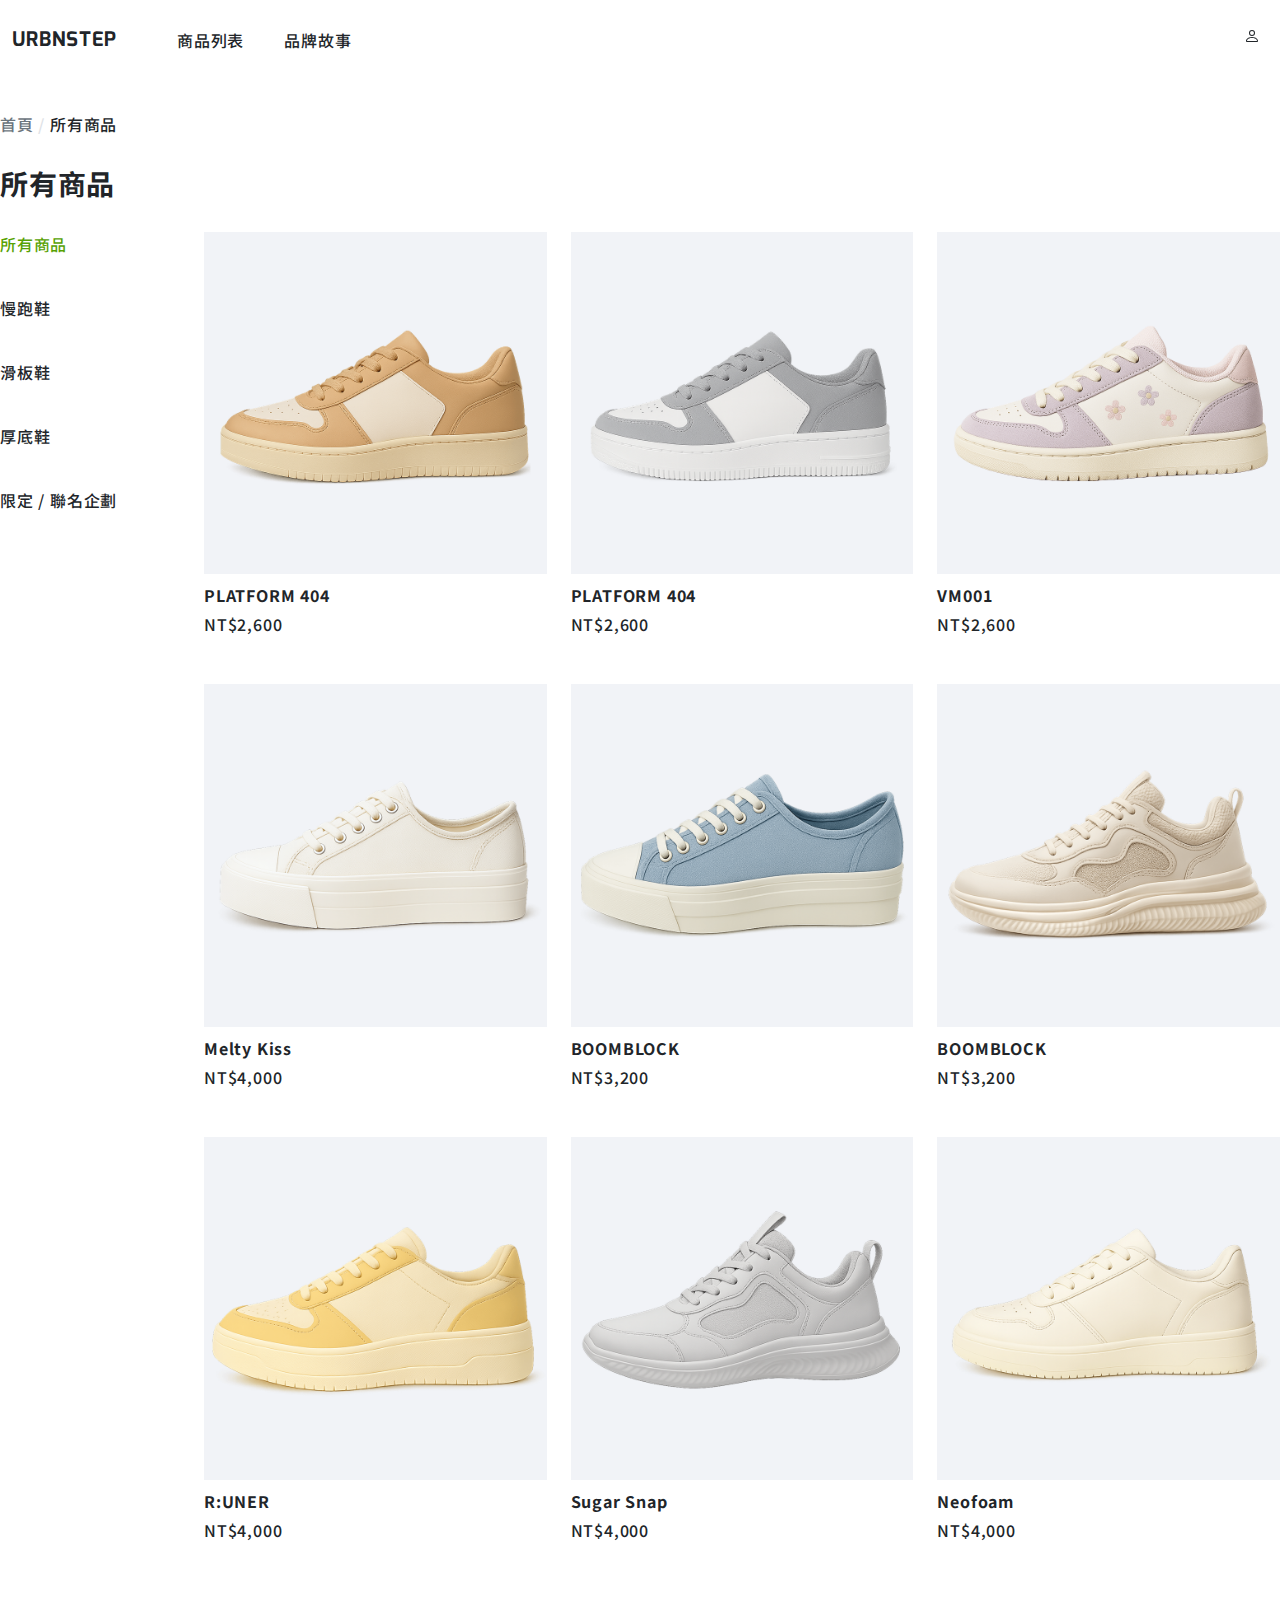
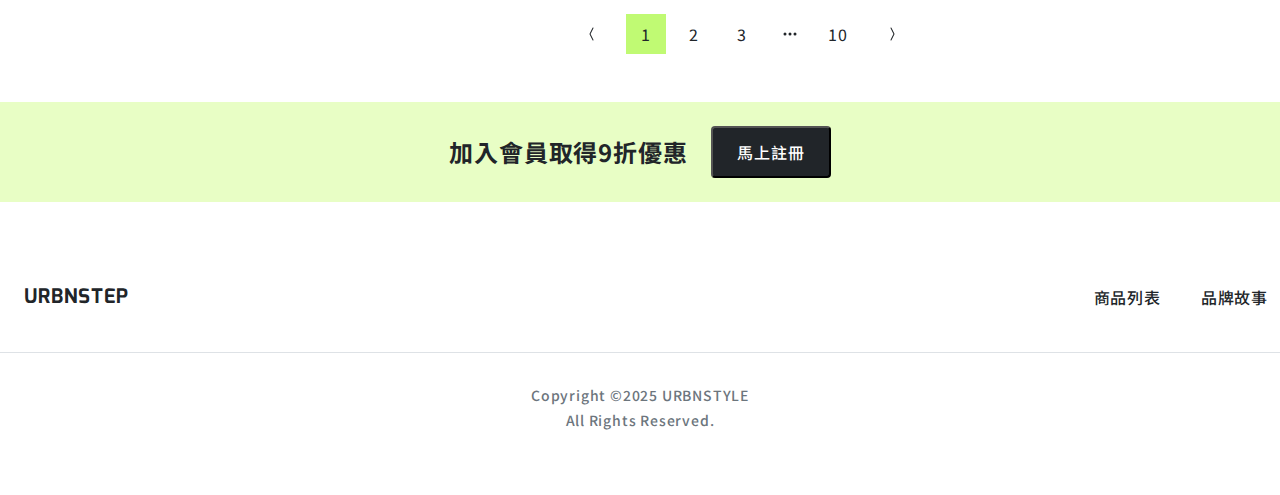
<file: lesson2/index.html>
<!DOCTYPE html>
<html lang="en">

<head>
    <meta charset="UTF-8">
    <meta name="viewport" content="width=device-width, initial-scale=1.0">
    <link rel="stylesheet" href="reset.css">
    <link rel="stylesheet" href="index.css">
    <link rel="preconnect" href="https://fonts.googleapis.com">
    <link rel="preconnect" href="https://fonts.gstatic.com" crossorigin>
    <link rel="preconnect" href="https://fonts.googleapis.com">
    <link rel="preconnect" href="https://fonts.gstatic.com" crossorigin>
    <link
        href="https://fonts.googleapis.com/css2?family=Castoro:ital@0;1&family=Mina:wght@400;700&family=Newsreader:ital,opsz,wght@0,6..72,200..800;1,6..72,200..800&family=Noto+Sans+TC:wght@100..900&family=Noto+Serif+TC:wght@200..900&family=Roboto:ital,wght@0,100..900;1,100..900&display=swap"
        rel="stylesheet">
    <link rel="preconnect" href="https://fonts.googleapis.com">
    <link rel="preconnect" href="https://fonts.gstatic.com" crossorigin>
    <link
        href="https://fonts.googleapis.com/css2?family=Castoro:ital@0;1&family=Mina:wght@400;700&family=Newsreader:ital,opsz,wght@0,6..72,200..800;1,6..72,200..800&family=Noto+Sans+TC:wght@100..900&family=Noto+Serif+TC:wght@200..900&family=Roboto:ital,wght@0,100..900;1,100..900&display=swap"
        rel="stylesheet">
    <title>產品列表頁</title>
</head>

<body>
    <header class="header">
        <navbar class="nvabar">
            <div class="nav-left">
                <div class="brand">
                    <a href="#" class="brand-text">URBNSTEP</a>
                </div>
                <div class="nav">
                    <a href="./index.html" class="p3">商品列表</a>
                    <a href="#" class="p3">品牌故事</a>
                </div>
            </div>
            <div class="nav-right">
                <div class="icon">
                    <svg xmlns="http://www.w3.org/2000/svg" width="24" height="24" fill="currentColor"
                        class="bi bi-person" viewBox="0 0 24 24">
                        <path
                            d="M8 8a3 3 0 1 0 0-6 3 3 0 0 0 0 6m2-3a2 2 0 1 1-4 0 2 2 0 0 1 4 0m4 8c0 1-1 1-1 1H3s-1 0-1-1 1-4 6-4 6 3 6 4m-1-.004c-.001-.246-.154-.986-.832-1.664C11.516 10.68 10.289 10 8 10s-3.516.68-4.168 1.332c-.678.678-.83 1.418-.832 1.664z" />
                    </svg>
                </div>
            </div>
        </navbar>
    </header>
    <main class="container">
        <div class="breadcrumb">
            <a href="#">首頁</a>
            <span class="separator">/</span>
            <a href="#" class="current">所有商品</a>
        </div>
        <h1 class="title">所有商品</h1>
        <div class="container">
            <aside class="sidebar">
                <nav class="menu">
                    <a href="#" class="current">所有商品</a>
                    <a href="#">慢跑鞋</a>
                    <a href="#">滑板鞋</a>
                    <a href="#">厚底鞋</a>
                    <a href="#">限定 / 聯名企劃</a>
                </nav>
            </aside>
            <section class="container product-list">
                <div class="list">
                    <a href="./detail.html" class="product-card">
                        <div class="product-img">
                            <img src="images/product-1.png" alt="商品圖">
                        </div>
                        <div class="product-describe">
                            <h3 class="product-title">PLATFORM 404</h3>
                            <p class="product-price">NT$2,600</p>
                        </div>
                    </a>
                    <a href="./detail.html" class="product-card">
                        <div class="product-img">
                            <img src="images/product-2.png" alt="商品圖">
                        </div>
                        <div class="product-describe">
                            <h3 class="product-title">PLATFORM 404</h3>
                            <p class="product-price">NT$2,600</p>
                        </div>
                    </a>
                    <a href="./detail.html" class="product-card">
                        <div class="product-img">
                            <img src="images/product-3.png" alt="商品圖">
                        </div>
                        <div class="product-describe">
                            <h3 class="product-title">VM001</h3>
                            <p class="product-price">NT$2,600</p>
                        </div>
                    </a>
                    <a href="./detail.html" class="product-card">
                        <div class="product-img">
                            <img src="images/product-4.png" alt="商品圖">
                        </div>
                        <div class="product-describe">
                            <h3 class="product-title">Melty Kiss</h3>
                            <p class="product-price">NT$4,000</p>
                        </div>
                    </a>
                    <a href="./detail.html" class="product-card">
                        <div class="product-img">
                            <img src="images/product-5.png" alt="商品圖">
                        </div>
                        <div class="product-describe">
                            <h3 class="product-title">BOOMBLOCK</h3>
                            <p class="product-price">NT$3,200</p>
                        </div>
                    </a>
                    <a href="./detail.html" class="product-card">
                        <div class="product-img">
                            <img src="images/product-6.png" alt="商品圖">
                        </div>
                        <div class="product-describe">
                            <h3 class="product-title">BOOMBLOCK</h3>
                            <p class="product-price">NT$3,200</p>
                        </div>
                    </a>
                    <a href="./detail.html" class="product-card">
                        <div class="product-img">
                            <img src="images/product-7.png" alt="商品圖">
                        </div>
                        <div class="product-describe">
                            <h3 class="product-title">R:UNER</h3>
                            <p class="product-price">NT$4,000</p>
                        </div>
                    </a>
                    <a href="./detail.html" class="product-card">
                        <div class="product-img">
                            <img src="images/product-8.png" alt="商品圖">
                        </div>
                        <div class="product-describe">
                            <h3 class="product-title">Sugar Snap</h3>
                            <p class="product-price">NT$4,000</p>
                        </div>
                    </a>
                    <a href="./detail.html" class="product-card">
                        <div class="product-img">
                            <img src="images/product-9.png" alt="商品圖">
                        </div>
                        <div class="product-describe">
                            <h3 class="product-title">Neofoam</h3>
                            <p class="product-price">NT$4,000</p>
                        </div>
                    </a>
                </div>
                <nav class="pagination">
                    <a href="#" class="page-btn page-prev"><svg xmlns="http://www.w3.org/2000/svg" width="16" height="16" fill="currentColor"
                            class="bi bi-chevron-compact-left" viewBox="0 0 16 16">
                            <path fill-rule="evenodd"
                                d="M9.224 1.553a.5.5 0 0 1 .223.67L6.56 8l2.888 5.776a.5.5 0 1 1-.894.448l-3-6a.5.5 0 0 1 0-.448l3-6a.5.5 0 0 1 .67-.223" />
                        </svg></a>
                    <div class="page-num">
                        <a href="#" class="page-btn active">1</a>
                        <a href="#" class="page-btn">2</a>
                        <a href="#" class="page-btn">3</a>
                        <span class="page-btn page-illipsis"><svg xmlns="http://www.w3.org/2000/svg" width="16" height="16"
                                fill="currentColor" class="bi bi-three-dots" viewBox="0 0 16 16">
                                <path
                                    d="M3 9.5a1.5 1.5 0 1 1 0-3 1.5 1.5 0 0 1 0 3m5 0a1.5 1.5 0 1 1 0-3 1.5 1.5 0 0 1 0 3m5 0a1.5 1.5 0 1 1 0-3 1.5 1.5 0 0 1 0 3" />
                            </svg></span>
                        <a href="#" class="page-btn">10</a>
                    </div>
                    <a href="#" class="page-btn page-next"><svg xmlns="http://www.w3.org/2000/svg" width="16" height="16" fill="currentColor"
                            class="bi bi-chevron-compact-right" viewBox="0 0 16 16">
                            <path fill-rule="evenodd"
                                d="M6.776 1.553a.5.5 0 0 1 .671.223l3 6a.5.5 0 0 1 0 .448l-3 6a.5.5 0 1 1-.894-.448L9.44 8 6.553 2.224a.5.5 0 0 1 .223-.671" />
                        </svg></a>
                </nav>
            </section>
        </div>
    </main>
    <section class="advertise">
        <p>加入會員取得9折優惠</p>
        <button class="register">馬上註冊</button>
    </section>
    <footer class="footer">        
        <div class="link">
            <div class="brand"><a href="#" class="brand-text">URBNSTEP</a></div>
            <div class="nav">
                    <a href="./index.html" class="p3">商品列表</a>
                    <a href="#" class="p3">品牌故事</a>
            </div>
        </div>
        <div class="copyright">
            <p>Copyright ©2025 URBNSTYLE</p>
            <p>All Rights Reserved.</p>
        </div>
    </footer>
</body>

</html>
</file>
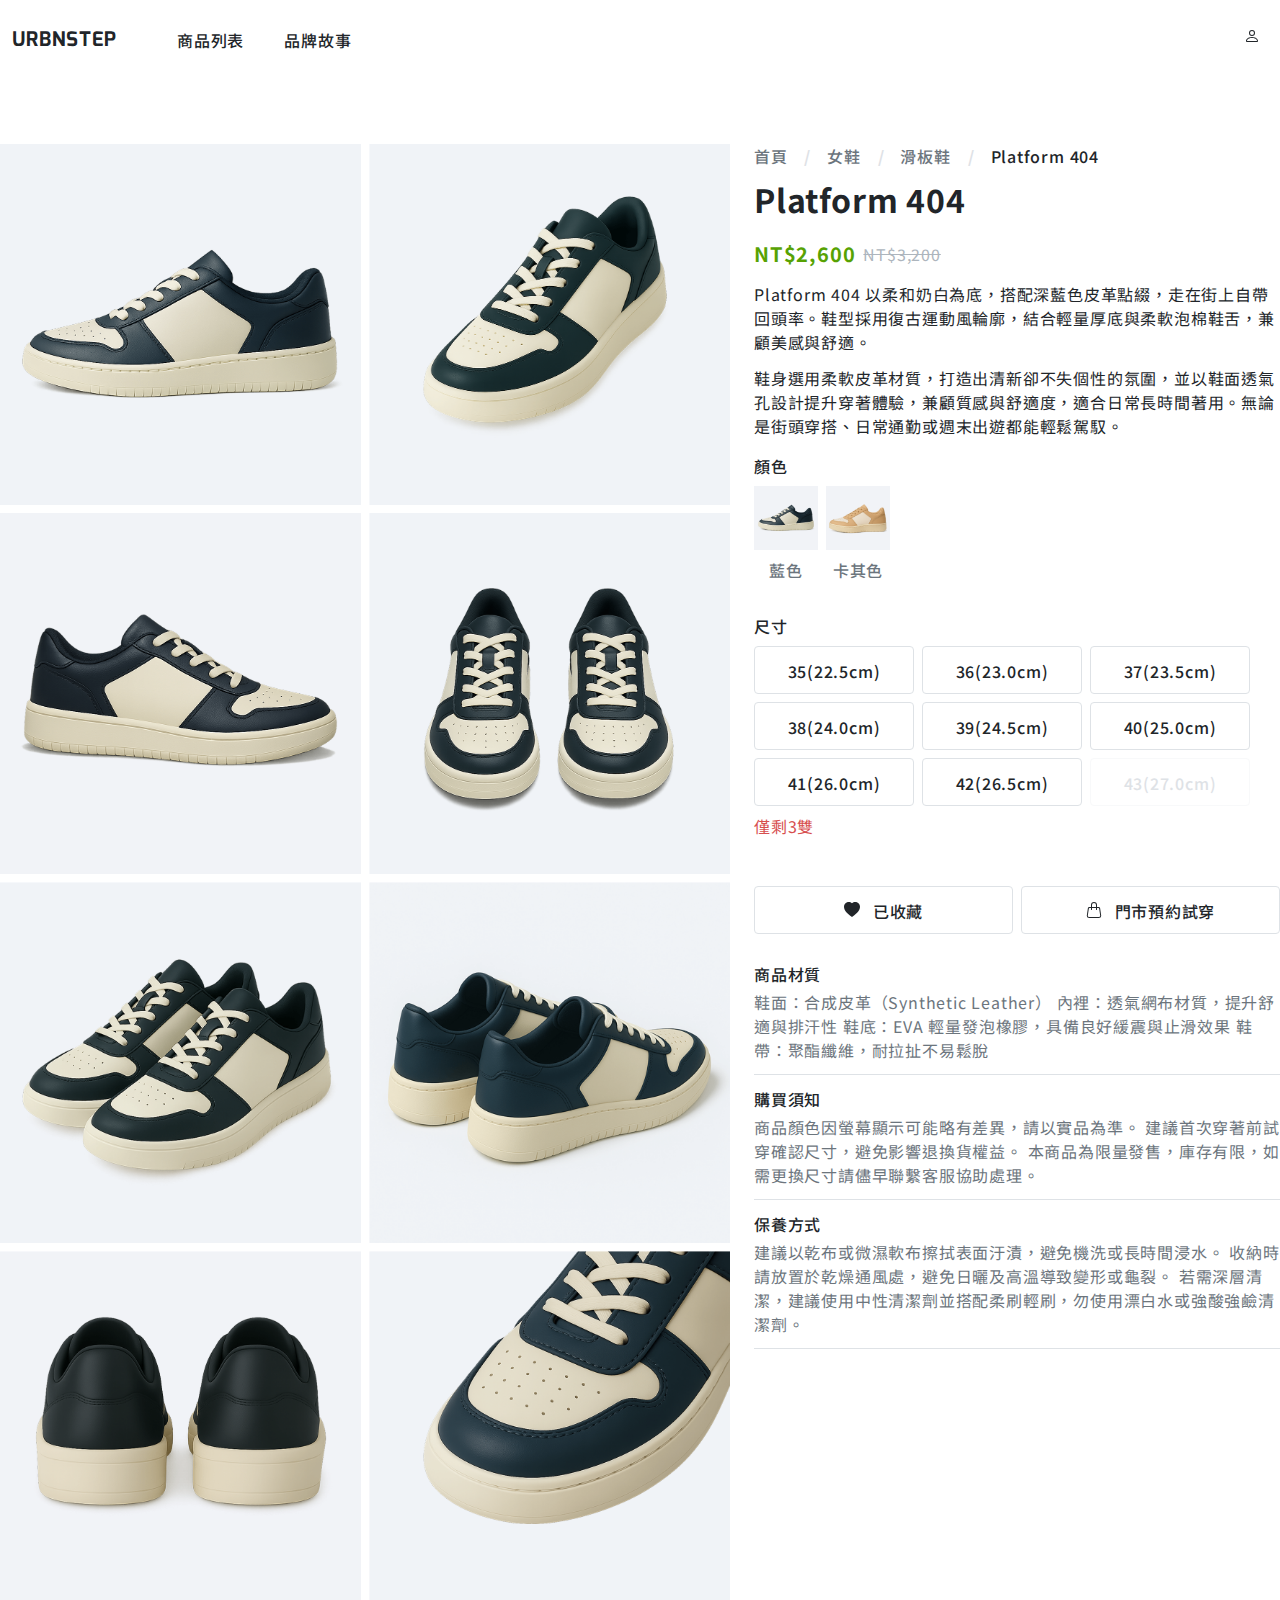
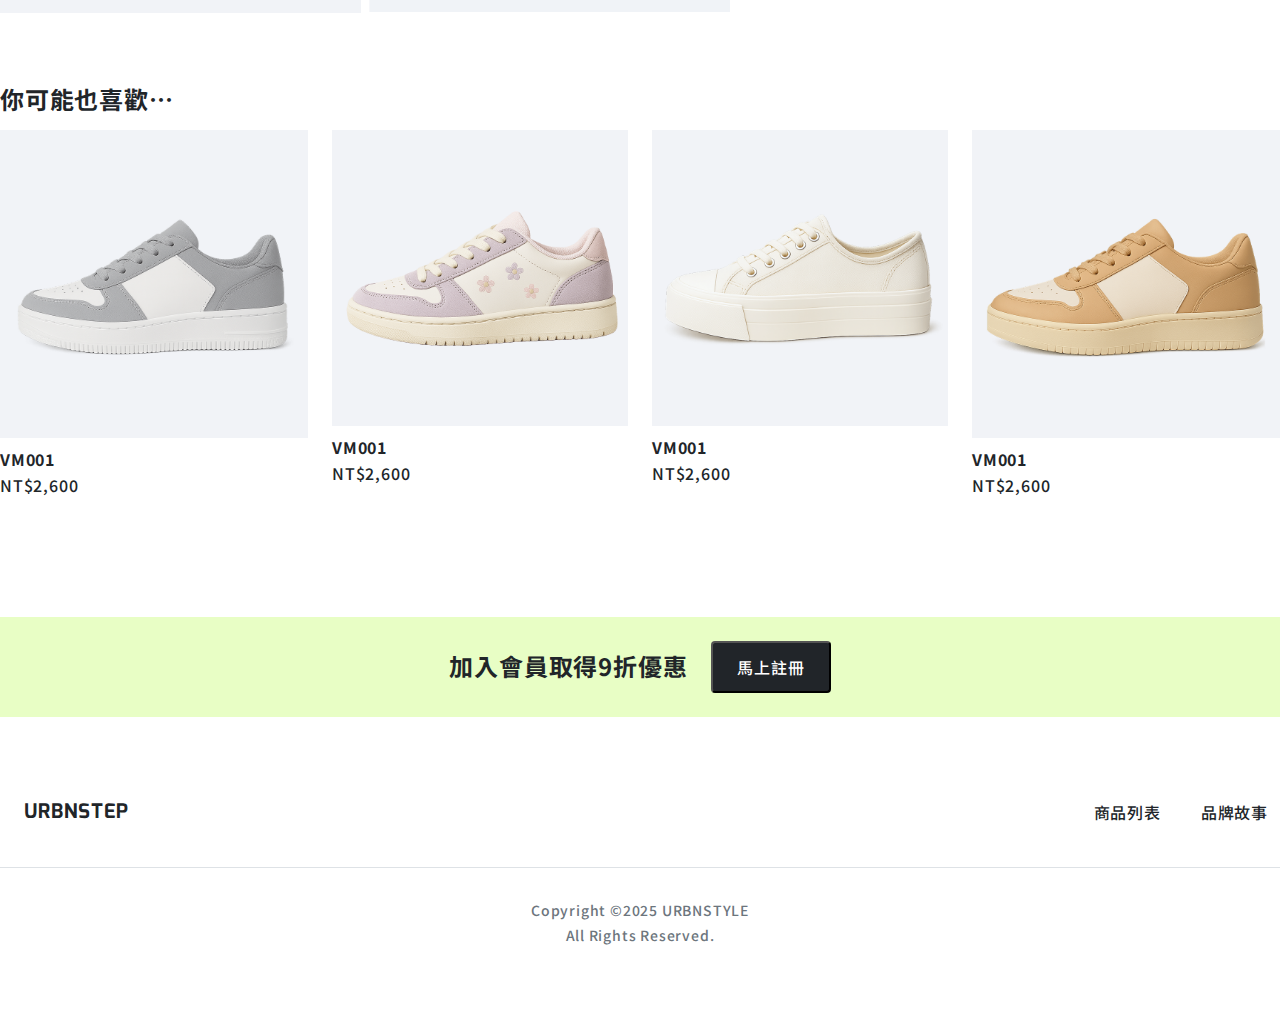
<file: lesson2/detail.html>
<!DOCTYPE html>
<html lang="en">

<head>
    <meta charset="UTF-8">
    <meta name="viewport" content="width=device-width, initial-scale=1.0">
    <link rel="stylesheet" href="reset.css">
    <link rel="stylesheet" href="detail.css">
    <link rel="preconnect" href="https://fonts.googleapis.com">
    <link rel="preconnect" href="https://fonts.gstatic.com" crossorigin>
    <link rel="preconnect" href="https://fonts.googleapis.com">
    <link rel="preconnect" href="https://fonts.gstatic.com" crossorigin>
    <link
        href="https://fonts.googleapis.com/css2?family=Castoro:ital@0;1&family=Mina:wght@400;700&family=Newsreader:ital,opsz,wght@0,6..72,200..800;1,6..72,200..800&family=Noto+Sans+TC:wght@100..900&family=Noto+Serif+TC:wght@200..900&family=Roboto:ital,wght@0,100..900;1,100..900&display=swap"
        rel="stylesheet">
    <link rel="preconnect" href="https://fonts.googleapis.com">
    <link rel="preconnect" href="https://fonts.gstatic.com" crossorigin>
    <link
        href="https://fonts.googleapis.com/css2?family=Castoro:ital@0;1&family=Mina:wght@400;700&family=Newsreader:ital,opsz,wght@0,6..72,200..800;1,6..72,200..800&family=Noto+Sans+TC:wght@100..900&family=Noto+Serif+TC:wght@200..900&family=Roboto:ital,wght@0,100..900;1,100..900&display=swap"
        rel="stylesheet">
    <title>產品列表頁</title>
</head>

<body>
    <div class="container">
        <header>
            <navbar class="nvabar">
                <div class="nav-left">
                    <div class="brand">
                        <a href="#" class="brand-text">URBNSTEP</a>
                    </div>
                    <div class="nav">
                        <a href="./index.html" class="p3">商品列表</a>
                        <a href="#" class="p3">品牌故事</a>
                    </div>
                </div>
                <div class="nav-right">
                    <div class="icon">
                        <svg xmlns="http://www.w3.org/2000/svg" width="24" height="24" fill="currentColor"
                            class="bi bi-person" viewBox="0 0 24 24">
                            <path
                                d="M8 8a3 3 0 1 0 0-6 3 3 0 0 0 0 6m2-3a2 2 0 1 1-4 0 2 2 0 0 1 4 0m4 8c0 1-1 1-1 1H3s-1 0-1-1 1-4 6-4 6 3 6 4m-1-.004c-.001-.246-.154-.986-.832-1.664C11.516 10.68 10.289 10 8 10s-3.516.68-4.168 1.332c-.678.678-.83 1.418-.832 1.664z" />
                        </svg>
                    </div>
                </div>
            </navbar>
        </header>
        <main class="main">
            <div class="product-detail">
                <div class="image-list">
                    <div class="col">
                        <div class="product-image">
                            <img src="images/image.png" class="single-image" alt="商品圖">
                        </div>
                    </div>
                    <div class="col">
                        <div class="product-image">
                            <img src="images/image-1.png" class="single-image" alt="商品圖">
                        </div>
                    </div>
                    <div class="col">
                        <div class="product-image">
                            <img src="images/image-2.png" class="single-image" alt="商品圖">
                        </div>
                    </div>
                    <div class="col">
                        <div class="product-image">
                            <img src="images/image-3.png" class="single-image" alt="商品圖">
                        </div>
                    </div>
                    <div class="col">
                        <div class="product-image">
                            <img src="images/image-4.png" class="single-image" alt="商品圖">
                        </div>
                    </div>
                    <div class="col">
                        <div class="product-image">
                            <img src="images/image-5.png" class="single-image" alt="商品圖">
                        </div>
                    </div>
                    <div class="col">
                        <div class="product-image">
                            <img src="images/image-6.png" class="single-image" alt="商品圖">
                        </div>
                    </div>
                    <div class="col">
                        <div class="product-image">
                            <img src="images/image-8.png" class="single-image" alt="商品圖">
                        </div>
                    </div>
                </div>
                <div class="content">
                    <div class="col">
                        <div class="breadcrumb">
                            <a href="#" class="bread">首頁</a>
                            <span class="separator">/</span>
                            <a href="#" class="bread">女鞋</a>
                            <span class="separator">/</span>
                            <a href="#" class="bread">滑板鞋</a>
                            <span class="separator">/</span>
                            <a href="#" class="bread active">Platform 404</a>
                        </div>
                        <div class="product-Name">Platform 404</div>
                    </div>
                    <div class="product-price">
                        <div class="current">NT$2,600</div>
                        <div class="delete">NT$3,200</div>
                    </div>
                    <div class="product-content">
                        <p>Platform 404 以柔和奶白為底，搭配深藍色皮革點綴，走在街上自帶回頭率。鞋型採用復古運動風輪廓，結合輕量厚底與柔軟泡棉鞋舌，兼顧美感與舒適。</p>
                        <p>鞋身選用柔軟皮革材質，打造出清新卻不失個性的氛圍，並以鞋面透氣孔設計提升穿著體驗，兼顧質感與舒適度，適合日常長時間著用。無論是街頭穿搭、日常通勤或週末出遊都能輕鬆駕馭。</p>
                    </div>
                    <section class="buy-info">
                        <div class="option-info">
                            <div class="product-color">
                                <p>顏色</p>
                                <div class="color-list">
                                    <div class="color-card">
                                        <div class="card-image">
                                            <img src="images/product.png" class="single-image" alt="商品圖">
                                        </div>
                                        <p class="image-label">藍色</p>
                                    </div>
                                    <div class="color-card">
                                        <div class="card-image">
                                            <img src="images/product-1.png" class="single-image" alt="商品圖">
                                        </div>
                                        <p class="image-label">卡其色</p>
                                    </div>
                                </div>
                            </div>
                            <div class="product-size">
                                <p class="lable">尺寸</p>
                                <div class="size-list">
                                    <button class="btn btn-Size small-amount">35(22.5cm)</button>
                                    <button class="btn btn-Size">36(23.0cm)</button>
                                    <button class="btn btn-Size">37(23.5cm)</button>
                                    <button class="btn btn-Size">38(24.0cm)</button>
                                    <button class="btn btn-Size small-amount">39(24.5cm)</button>
                                    <button class="btn btn-Size">40(25.0cm)</button>
                                    <button class="btn btn-Size">41(26.0cm)</button>
                                    <button class="btn btn-Size">42(26.5cm)</button>
                                    <button class="btn btn-Size" disabled>43(27.0cm)</button>
                                </div>
                                <div class="size-warning">僅剩3雙</div>
                            </div>
                        </div>
                        <div class="fav-button">
                            <button class="btn btn-fav">
                                <svg class="fav-icon" xmlns="http://www.w3.org/2000/svg" width="16" height="16"
                                    fill="currentColor" class="bi bi-heart-fill" viewBox="0 0 16 16">
                                    <path fill-rule="evenodd"
                                        d="M8 1.314C12.438-3.248 23.534 4.735 8 15-7.534 4.736 3.562-3.248 8 1.314" />
                                </svg>
                                <span>已收藏</span>
                            </button>
                            <button class="btn btn-fav">
                                <svg class="fav-icon" xmlns="http://www.w3.org/2000/svg" width="16" height="16"
                                    fill="currentColor" class="bi bi-handbag" viewBox="0 0 16 16">
                                    <path
                                        d="M8 1a2 2 0 0 1 2 2v2H6V3a2 2 0 0 1 2-2m3 4V3a3 3 0 1 0-6 0v2H3.36a1.5 1.5 0 0 0-1.483 1.277L.85 13.13A2.5 2.5 0 0 0 3.322 16h9.355a2.5 2.5 0 0 0 2.473-2.87l-1.028-6.853A1.5 1.5 0 0 0 12.64 5zm-1 1v1.5a.5.5 0 0 0 1 0V6h1.639a.5.5 0 0 1 .494.426l1.028 6.851A1.5 1.5 0 0 1 12.678 15H3.322a1.5 1.5 0 0 1-1.483-1.723l1.028-6.851A.5.5 0 0 1 3.36 6H5v1.5a.5.5 0 1 0 1 0V6z" />
                                </svg>
                                <span>門市預約試穿</span>
                            </button>
                        </div>
                    </section>
                    <section class="product-describe">
                        <div class="describe-card">
                            <h4 class="describe-title">商品材質</h4>
                            <p class="describe-content">
                                鞋面：合成皮革（Synthetic Leather）
                                內裡：透氣網布材質，提升舒適與排汗性
                                鞋底：EVA 輕量發泡橡膠，具備良好緩震與止滑效果
                                鞋帶：聚酯纖維，耐拉扯不易鬆脫
                            </p>
                        </div>
                        <div class="describe-card">
                            <h4 class="describe-title">購買須知</h4>
                            <p class="describe-content">
                                商品顏色因螢幕顯示可能略有差異，請以實品為準。
                                建議首次穿著前試穿確認尺寸，避免影響退換貨權益。
                                本商品為限量發售，庫存有限，如需更換尺寸請儘早聯繫客服協助處理。
                            </p>
                        </div>
                        <div class="describe-card">
                            <h4 class="describe-title">保養方式</h4>
                            <p class="describe-content">
                                建議以乾布或微濕軟布擦拭表面汙漬，避免機洗或長時間浸水。
                                收納時請放置於乾燥通風處，避免日曬及高溫導致變形或龜裂。
                                若需深層清潔，建議使用中性清潔劑並搭配柔刷輕刷，勿使用漂白水或強酸強鹼清潔劑。
                            </p>
                        </div>
                    </section>
                </div>
            </div>
            <div class="may-like">
                <div class="may-title">你可能也喜歡…</div>
                <div class="may-list">
                    <div class="col">
                        <div class="may-card">
                            <img src="images/product-2.png" class="may-image" alt="">
                            <div class="may-info">
                                <div class="may-name">VM001</div>
                                <div class="may-price">NT$2,600</div>
                            </div>
                        </div>
                    </div>
                    <div class="col">
                        <div class="may-card">
                            <img src="images/product-3.png" class="may-image">
                            <div class="may-info">
                                <div class="may-name">VM001</div>
                                <div class="may-price">NT$2,600</div>
                            </div>
                        </div>
                    </div>
                    <div class="col">
                        <div class="may-card">
                            <img src="images/product-4.png" alt="" class="may-image">
                            <div class="may-info">
                                <div class="may-name">VM001</div>
                                <div class="may-price">NT$2,600</div>
                            </div>
                        </div>
                    </div>
                    <div class="col">
                        <div class="may-card">
                            <img src="images/product-1.png" alt="" class="may-image">
                            <div class="may-info">
                                <div class="may-name">VM001</div>
                                <div class="may-price">NT$2,600</div>
                            </div>
                        </div>
                    </div>
                </div>
            </div>
        </main>
    </div>
    <section class="advertise">
        <p>加入會員取得9折優惠</p>
        <button class="register">馬上註冊</button>
    </section>
    <footer class="footer">        
        <div class="link">
            <div class="brand"><a href="#" class="brand-text">URBNSTEP</a></div>
            <div class="nav">
                    <a href="./index.html" class="p3">商品列表</a>
                    <a href="#" class="p3">品牌故事</a>
            </div>
        </div>
        <div class="copyright">
            <p>Copyright ©2025 URBNSTYLE</p>
            <p>All Rights Reserved.</p>
        </div>
    </footer>
</body>

</html>
</file>
<file: lesson2/index.css>
*, *::before, *::after {
  box-sizing: border-box;
}

input,
button,
body {
    font-family: "Noto Sans TC", sans-serif;
    font-size: 16px;
    font-weight: 500;
    line-height: 1.5;
    letter-spacing: 0.05em;    
    color: #212529;
}

a {
    text-decoration: none;
    color: #212529;
}

.header {
    max-width: 1296px;
    margin: 0 auto;  
}

.nvabar,
.nav-left,
.nav {    
    display: flex;
    justify-content: space-between;
    align-items: center;
}

.nav-left {
    gap: 48px;
}

.nav{
    gap:40px;
}
.brand{
    display: flex;
    justify-content: center;
    align-items: center;
    width: 129px;
    height: 46px;
}

 .brand-text{
    font-family: "Mina", sans-serif;
    font-weight: 700;
    font-size: 20px;
    line-height: 1.5;
    letter-spacing: 0.044em;
}

.text:hover {
    color: #ADB5BD;
}

.nav-right .icon{
    width: 24px;
    height: 24px;
    overflow: hidden;
}

.nav-right {    
    padding: 12px;
    margin: 16px 0px;
}

main.container{
    max-width: 1296px;
    margin: 0 auto;  
    display: flex;
    flex-direction: column;
    justify-content: space-between;    
    gap:24px;
}

.breadcrumb{
    padding-top: 32px;

}

.breadcrumb a{
    color:#6c757d;
}

.breadcrumb a.current{
    color:#212529;
}

.breadcrumb .separator{
    color:#DEE2E6;
}

.title{
    font-weight: 700;
    font-size: 28px;
    line-height: 1.2;
    padding: 7px 0px;
}
main>.container{
    display: flex;
    gap:24;
}
.sidebar{
    width: 196px;    
    margin-right: 24px;
}
.menu{    
    display: flex;
    flex-direction: column;
    gap: 16px;
}
.menu a{
    width: 172px;
    height: 48px;

}

.menu a.current,
.menu a:hover{
    color:#57A203;
}
.product-list{
    display: flex;
    flex-direction: column;
    gap: 48px;
    align-items: center;
}
.product-list .list{    
    width: 1076px;
    display: flex;  
    flex-wrap: wrap;
    justify-content: space-between;  
    gap:24px;
}
.product-card{    
    width: calc(33.33% - 16px);
    display: flex;
    flex-direction: column;
    gap:12px;
    padding-bottom:24px;
}
.product-img img{
    width: 100%;
    background-color: #f1f3f7;
    display: block;
}
.product-describe .product-title{
    margin-bottom: 7px;
    font-weight: 700;
    line-height: 1.2;
}
.product-describe .product-price{
    font-weight: 500;
}
.pagination{
    max-width: 336px;
    display: flex;
    gap: 12px;
}
.page-num{
    display: flex;
    gap: 8px;
}
.pagination .page-btn{
    width: 40px;
    height: 40px;
    font-weight: 400;    
    border:none;
    display: block;
    display: flex;
    justify-content: center;
    align-items: center;
}
.page-prev{
    margin-right: 4px;
}
.page-next{
    margin-left: 4px;
}
.page-btn.active{
    background-color:#c0fa73;
}
.advertise{
    background-color: #E8FEC5;
    margin-top: 48px;
    padding: 24px 0px;
    display: flex;
    justify-content: center;
}
.advertise p{
    font-weight: 700;
    font-size: 24px;
    line-height: 1.2;
    display: flex;
    align-items: center;
}
.register{
    font-weight: 500;
    color: #fff;
    padding: 12px 24px;
    background-color: #212529;
    margin-left: 24px;
    border-radius: 4px;
}
.footer{
    max-width: 1296px;
    display: flex;
    flex-direction: column;
    gap: 24px;
    margin: 0 auto;    
}
.link{
    display: flex;
    justify-content: space-between;
    padding: 8px 12px; 
    margin-top: 64px;
}
.link nav{
    display: flex;
    gap:40px;
}
.copyright{
    border-top: 1px solid #DEE2E6;
    padding-top: 32px;
    margin-bottom: 64px;
    display: flex;
    flex-direction: column;
    gap: 4px;
    align-items: center;
}
.copyright p{
    font-size: 14px;
    color:#6C757D;
}
</file>
<file: lesson2/detail.css>
*,
*::before,
*::after {
    box-sizing: border-box;
}

input,
button,
body {
    font-family: "Noto Sans TC", sans-serif;
    font-size: 16px;
    font-weight: 500;
    line-height: 1.5;
    letter-spacing: 0.05em;
    color: #212529;
}

a {
    text-decoration: none;
    color: #212529;
}

img {
    display: block;
}

.container {
    max-width: 1296px;
    /* padding: 0 312px; */
    margin: 0 auto;
}

.nvabar,
.nav-left,
.nav {
    display: flex;
    justify-content: space-between;
    align-items: center;
}

.nav-left {
    padding: 16px 0px;
    gap: 48px;
}

.nav-right {
    padding: 16px 0px;
}

.nav-right .icon svg {
    display: block;
}

.nav {
    gap: 40px;
}

.brand {
    display: flex;
    justify-content: center;
    align-items: center;
    width: 129px;
    height: 46px;
}

.brand-text {
    font-family: "Mina", sans-serif;
    font-weight: 700;
    font-size: 20px;
    line-height: 1.5;
    letter-spacing: 0.044em;
}

.text:hover {
    color: #ADB5BD;
}

.nav-right .icon {
    width: 24px;
    height: 24px;
    overflow: hidden;
}

.nav-right {
    padding: 12px;
    margin: 16px 0px;
}

main {
    margin-top: 64px;
}

.product-detail {
    display: flex;
    gap: 24px;
}

.content {
    width: 526px;
}

.image-list {
    width: 746px;
    display: flex;
    flex-direction: row;
    flex-wrap: wrap;
}

.col {
    width: 50%;
    padding-left: 4px;
    padding-right: 4px;
    margin-bottom: 8px;
    /* border: 1px solid green; */
}

.col:nth-child(odd) {
    padding-left: 0px;
}

.col:nth-child(even) {
    padding-right: 0px;
}

.single-image {
    width: 100%;
    height: 100%;
    display: block;
    object-fit: cover;
}

.content {
    display: flex;
    flex-direction: column;
    gap: 16px;
}

.content .col {
    width: 100%;
    display: flex;
    flex-direction: column;
    gap: 12px;
}

.breadcrumb a {
    color: #6c757D;
}

.breadcrumb a.active {
    color: #212529;
}

.separator {
    padding: 0 12px;
    font-weight: 700;
    letter-spacing: 0em;
    color: #dee2e6;
}

.product-Name {
    font-weight: 700;
    font-size: 32px;
    line-height: 1.2;
}

.product-price {
    display: flex;
    gap: 8px;
}

.product-price .current {
    font-weight: 700;
    font-size: 20px;
    line-height: 1.2;
    color: #57a203;
}

.product-price .delete {
    font-weight: 400;
    font-style: 14px;
    line-height: 1.5;
    color: #adb5bd;
    text-decoration: line-through;
}

.product-content {
    display: flex;
    flex-direction: column;
    gap: 12px;
}

.product-content P {
    font-weight: 400;
}

.color-list {
    display: flex;
    flex-direction: row;
    gap: 8px;
}

.buy-info,
.option-info,
.product-color,
.color-card,
.product-size {
    display: flex;
    flex-direction: column;
}

.buy-info {
    gap: 48px;
}

.option-info {
    gap: 32px;
}

.product-color,
.color-card,
.product-size,
.fav-button {
    gap: 8px;
}

.label {
    font-weight: 400;
}

.card-image {
    width: 64px;
    height: 64px;
}
.card-image :hover{
    cursor:pointer;
}

.color-card p {
    text-align: center;
    color: #6c757d;
}

.size-list {
    display: flex;
    flex-wrap: wrap;
    gap: 8px;
}

.btn {
    height: 48px;
    border-radius: 4px;
    padding: 12px 24px;
    border: 1px solid #dee2e6;
    background-color: #fff;
}

.btn:hover {
    cursor: pointer;
}

.btn-Size {
    width: 160px;
}

.btn-Size:hover {
    border-color: #6c757D;
}

.btn-Size:focus {
    border-color: #212529;
}

.btn-Size:disabled {
    border-color: #f8f9fa;
    color: #dee2e6;
}

.size-warning {
    font-weight: 400;
    color: #d74f4f;
}

.fav-button {
    display: flex;
}

.btn-fav {
    width: 259px;
}

.btn-fav span {
    margin-left: 8px;
}

.btn-fav:hover {
    background-color: #212529;
    color: #fff
}

.fav-icon:hover {
    stroke: #fff;
    fill: #fff;
}

.describe-card {
    display: flex;
    flex-direction: column;
    gap: 4px;
    padding: 12px 0px;
    border-bottom: 1px solid #dee2e6;
}

.describe-content {
    font-weight: 400;
    color: #6c757D;
}
.may-like{
    display: flex;
    flex-direction: column;
    gap: 16px;
    padding: 64px 0px;
}
.may-title{
    font-weight: 700;
    font-size: 24px;
    line-height: 1.2;
}
.may-list{
    display: flex;        
}
.may-list .col{
    width: 25%;
    padding-left: 12px;  
    padding-right: 12px;    
}
.may-list .col:first-child {
    padding-left: 0px;
}
.may-list .col:last-child {
    padding-right: 0px;
}
.may-image{
    width: 100%;
    height: 100%;
    object-fit: cover;
    overflow: hidden;
    display: block;
}
.may-card{
    display: flex;
    flex-direction: column;
    gap:12px;
}
.may-name{
    padding-bottom: 4px;
    font-weight: 700;
    line-height: 1.2;
}

.advertise{
    background-color: #E8FEC5;
    margin-top: 48px;
    padding: 24px 0px;
    display: flex;
    justify-content: center;
}
.advertise p{
    font-weight: 700;
    font-size: 24px;
    line-height: 1.2;
    display: flex;
    align-items: center;
}
.register{
    font-weight: 500;
    color: #fff;
    padding: 12px 24px;
    background-color: #212529;
    margin-left: 24px;
    border-radius: 4px;
}
.footer{
    max-width: 1296px;
    display: flex;
    flex-direction: column;
    gap: 24px;
    margin: 0 auto;    
}
.link{
    display: flex;
    justify-content: space-between;
    padding: 8px 12px; 
    margin-top: 64px;
}
.link nav{
    display: flex;
    gap:40px;
}
.copyright{
    border-top: 1px solid #DEE2E6;
    padding-top: 32px;
    margin-bottom: 64px;
    display: flex;
    flex-direction: column;
    gap: 4px;
    align-items: center;
}
.copyright p{
    font-size: 14px;
    color:#6C757D;
}
</file>
